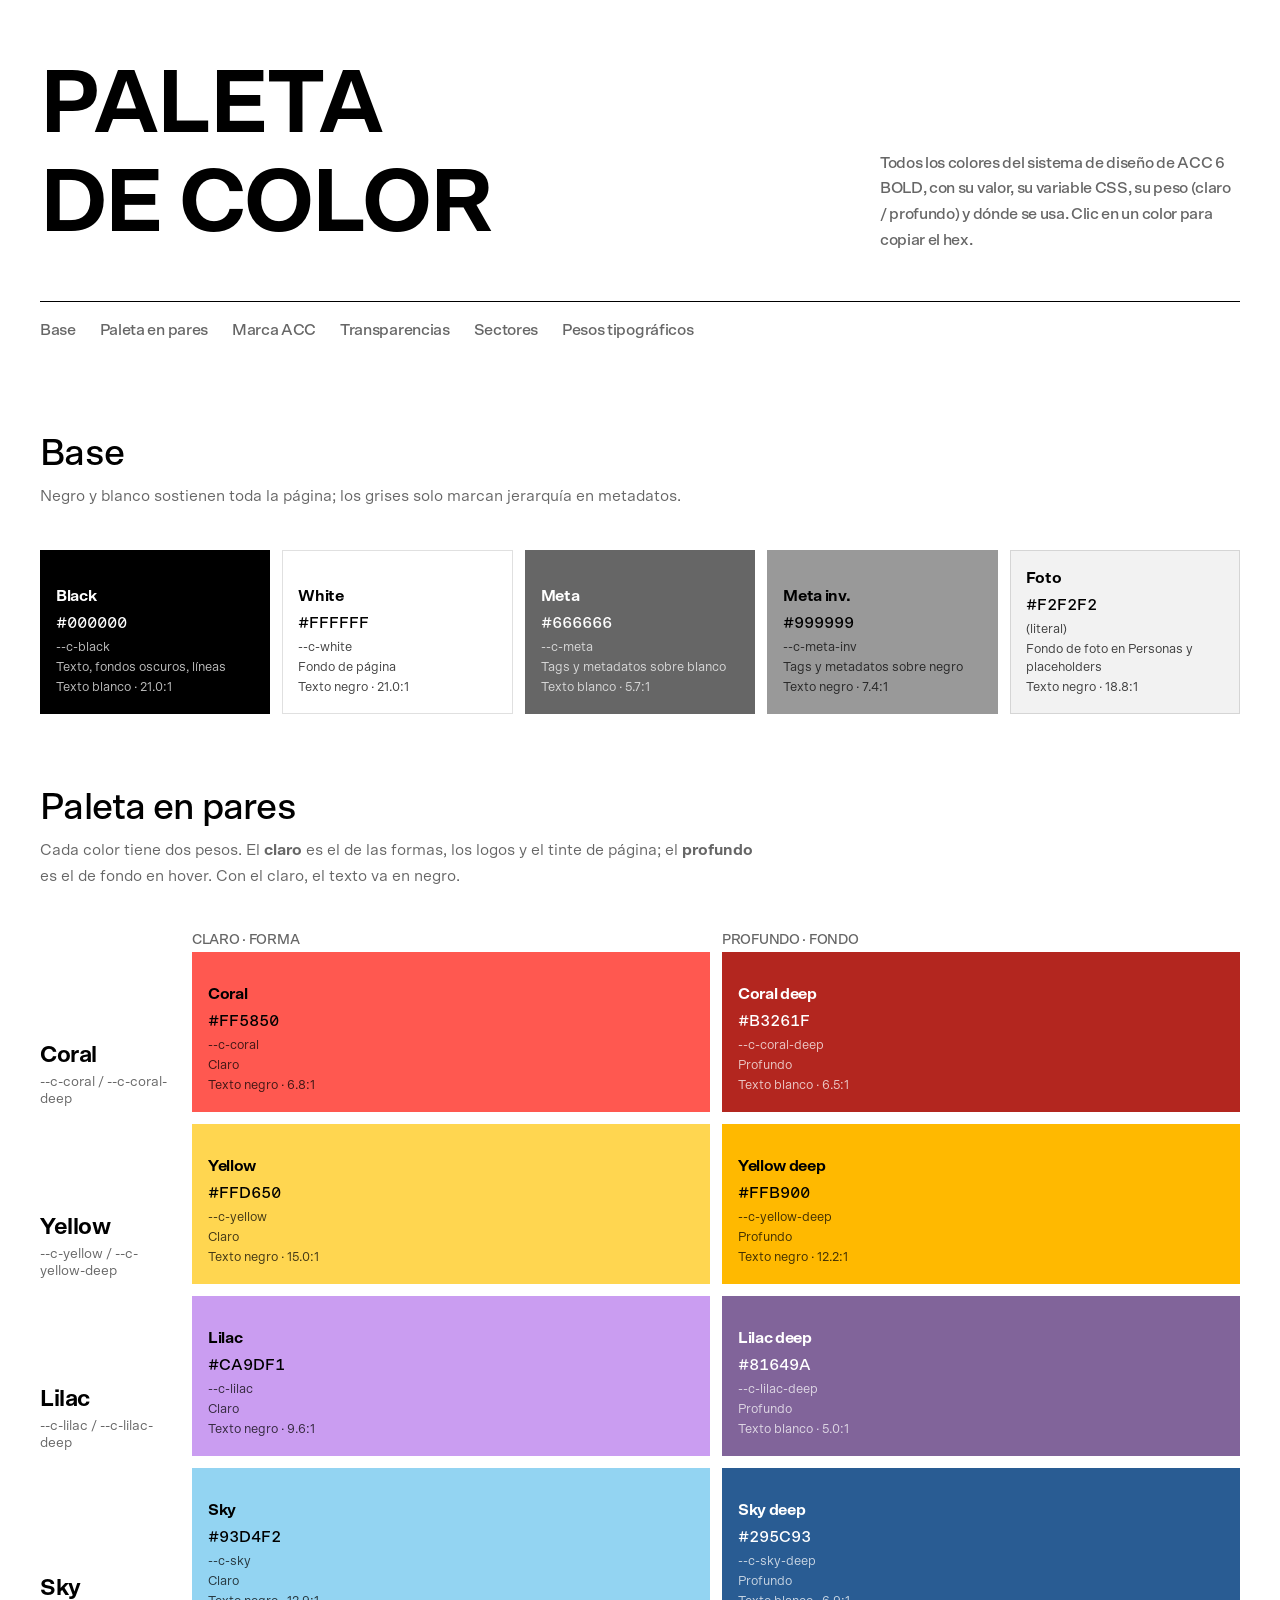
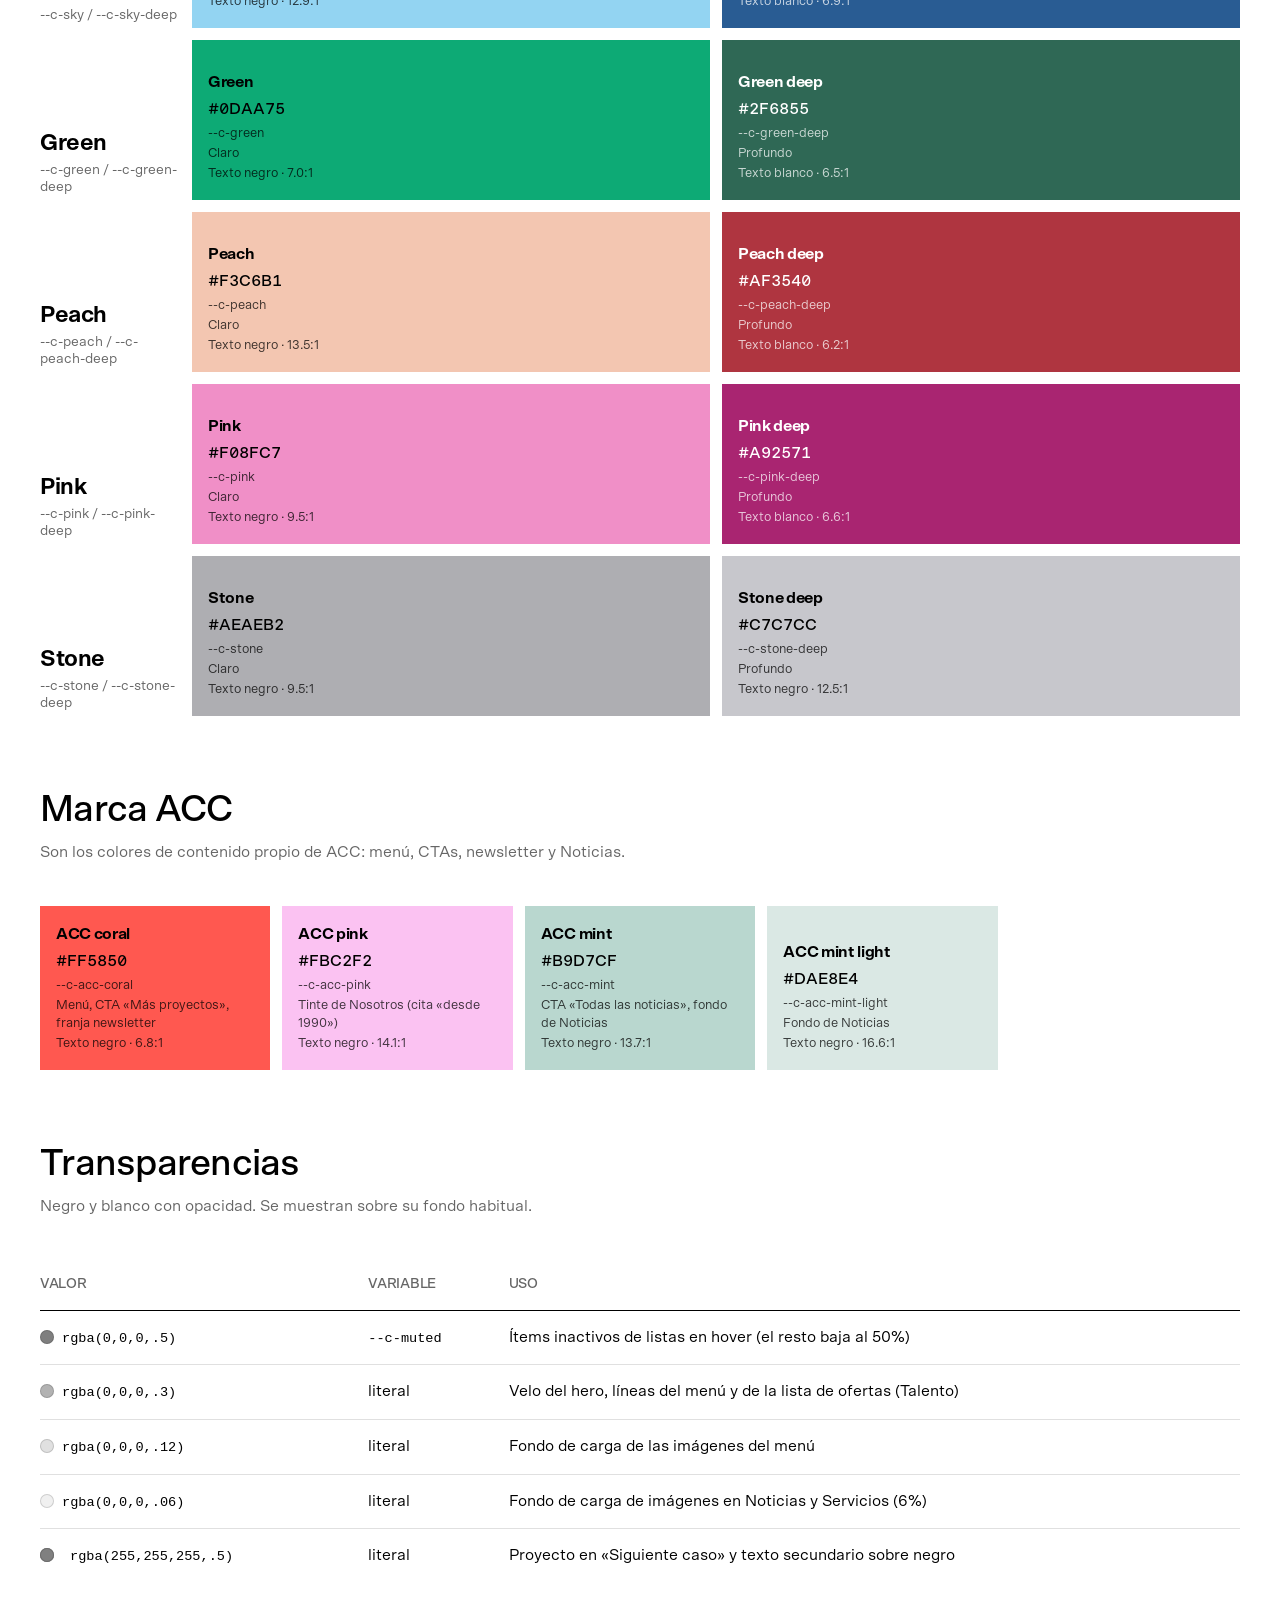
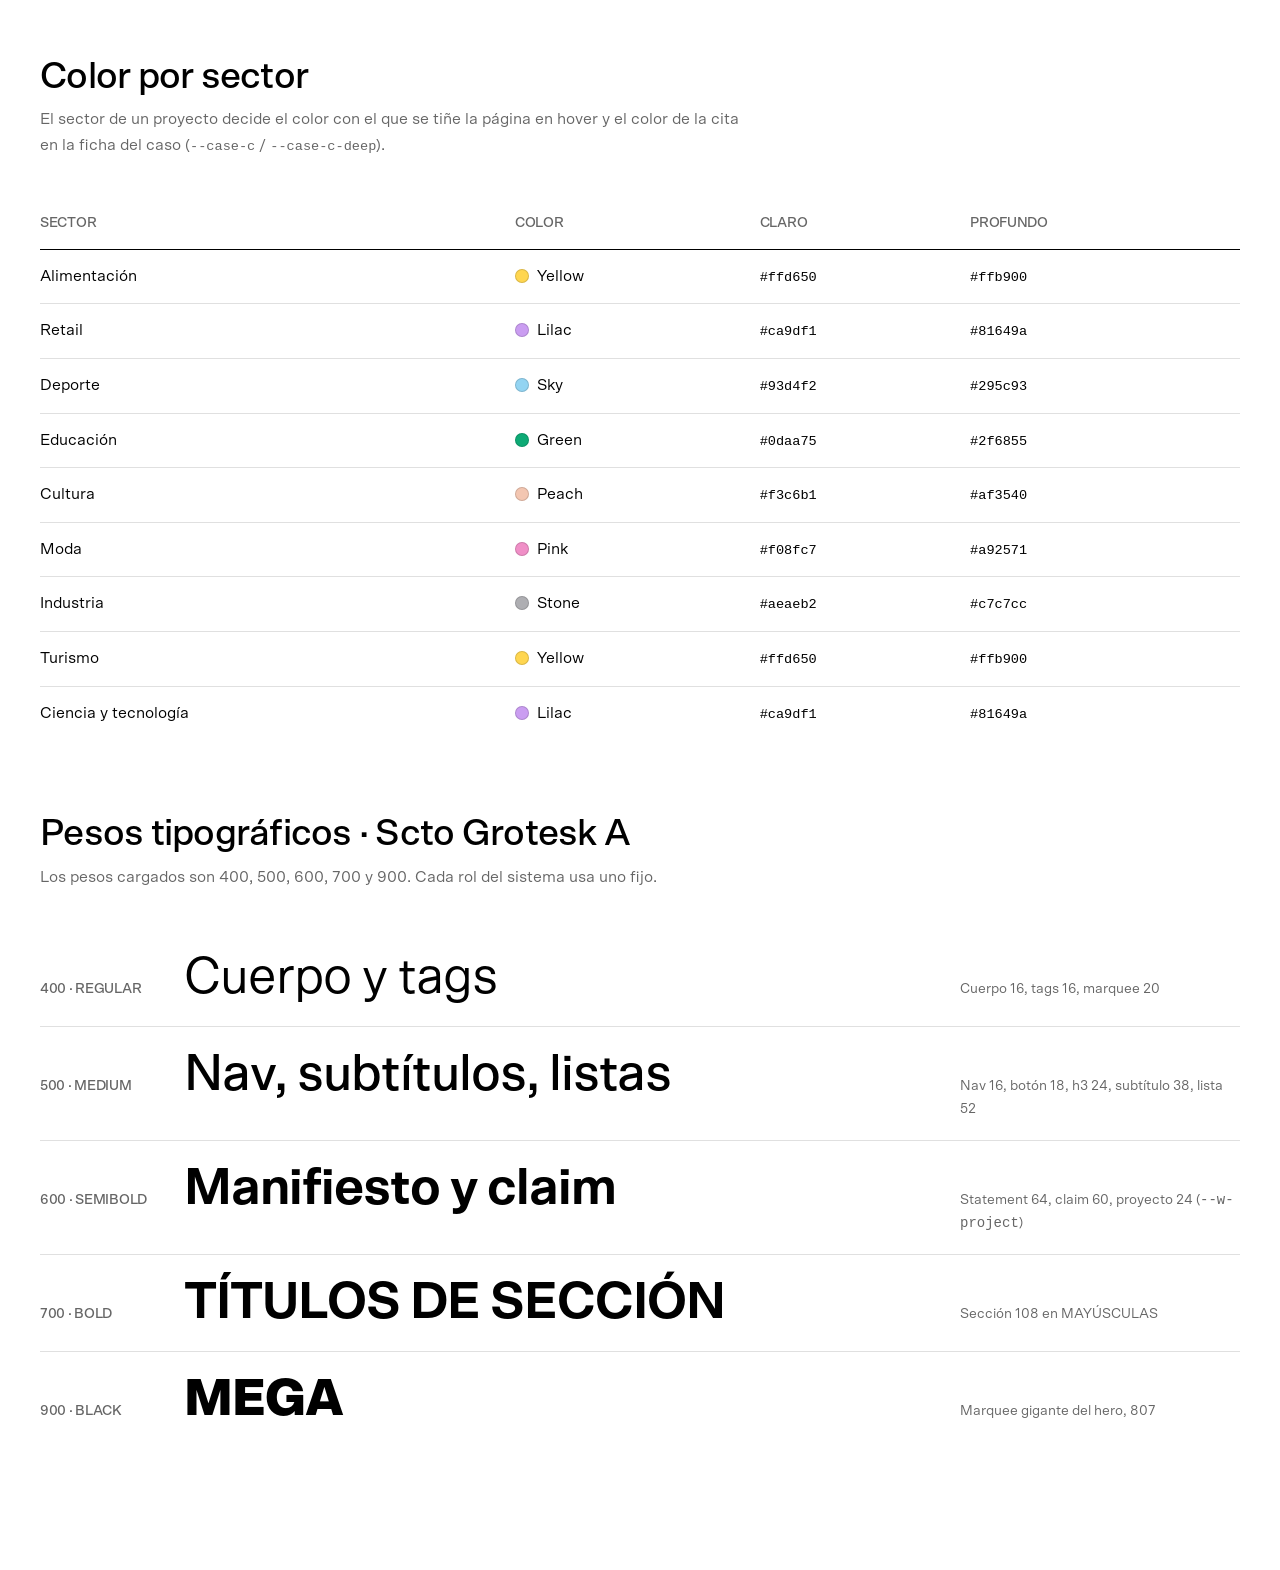
<file: paleta.html>
<!DOCTYPE html>
<html lang="es">
<head>
  <meta charset="utf-8" />
  <meta name="viewport" content="width=device-width, initial-scale=1" />
  <meta name="robots" content="noindex" />
  <title>Paleta · ACC 6 BOLD</title>
  <link rel="preconnect" href="https://fonts.googleapis.com" />
  <link rel="preconnect" href="https://fonts.gstatic.com" crossorigin />
  <link href="https://fonts.googleapis.com/css2?family=DM+Sans:opsz,wght@9..40,400;9..40,500;9..40,600;9..40,700;9..40,900&display=swap" rel="stylesheet" />
  <!-- Iconos: Material Symbols (fonts.google.com/icons), solo los que usa la página -->
  <link href="https://fonts.googleapis.com/css2?family=Material+Symbols+Outlined:opsz,wght,FILL,GRAD@20..48,100..700,0..1,-50..200&icon_names=check,content_copy&display=block" rel="stylesheet" />
  <link rel="stylesheet" href="css/tokens.css" />
  <style>
    *, *::before, *::after { box-sizing: border-box; }
    html { -webkit-text-size-adjust: 100%; }
    body { margin: 0; background: var(--c-white); color: var(--c-black); font-family: var(--font); font-size: var(--t-body); font-weight: 400; line-height: 1.6; padding: 0 var(--pad) 120px; }
    a { color: inherit; }

    .msi { font-family: "Material Symbols Outlined"; font-weight: normal; font-style: normal; font-size: 1.2em; line-height: 1; display: inline-block; white-space: nowrap; direction: ltr; -webkit-font-smoothing: antialiased; font-feature-settings: "liga"; font-variation-settings: "FILL" 0, "wght" 400, "GRAD" 0, "opsz" 48; vertical-align: -0.2em; user-select: none; }

    header { padding: 56px 0 48px; display: flex; justify-content: space-between; align-items: flex-end; gap: 24px; flex-wrap: wrap; border-bottom: 1px solid var(--c-black); }
    h1 { margin: 0; font-size: clamp(40px, 7vw, 108px); font-weight: 700; line-height: 1.1; text-transform: uppercase; letter-spacing: -0.02em; }
    header p { margin: 0; max-width: 360px; color: var(--c-meta); font-weight: 500; letter-spacing: -0.02em; }

    nav { position: sticky; top: 0; z-index: 5; display: flex; gap: 24px; flex-wrap: wrap; padding: 16px 0; background: var(--c-white); font-weight: 500; letter-spacing: -0.02em; }
    nav a { text-decoration: none; color: var(--c-meta); }
    nav a:hover { color: var(--c-black); text-decoration: underline; text-decoration-thickness: .06em; text-underline-offset: .1em; }

    section { padding-top: 72px; }
    h2 { margin: 0 0 8px; font-size: var(--t-subtitle); font-weight: 500; line-height: 1.2; letter-spacing: -0.02em; }
    .lead { margin: 0 0 40px; color: var(--c-meta); max-width: 720px; }
    .lead code, td code { font-family: ui-monospace, SFMono-Regular, Menlo, monospace; font-size: .85em; }

    /* ---- Chip de color ---- */
    .sw { position: relative; border: 0; padding: 0; margin: 0; font: inherit; color: inherit; text-align: left; cursor: pointer; display: flex; flex-direction: column; justify-content: flex-end; gap: 2px; min-height: 120px; padding: 16px; background: var(--bg); color: var(--fg); transition: transform var(--dur-fast) var(--ease-out); }
    .sw:hover { transform: translateY(-3px); }
    .sw:focus-visible { outline: 2px solid var(--c-black); outline-offset: 3px; }
    .sw__name { font-weight: 600; letter-spacing: -0.02em; }
    .sw__hex { font-weight: 500; font-variant-numeric: tabular-nums; text-transform: uppercase; }
    .sw__var, .sw__ctr { font-size: 13px; opacity: .75; line-height: 1.4; }
    .sw__ico { position: absolute; top: 12px; right: 12px; font-size: 18px; opacity: 0; transition: opacity var(--dur-fast); }
    .sw:hover .sw__ico, .sw.is-copied .sw__ico { opacity: .8; }
    .sw--line { box-shadow: inset 0 0 0 1px rgba(0,0,0,.12); }

    /* ---- Paleta en pares ---- */
    .pairs { display: grid; gap: 12px; }
    .pair { display: grid; grid-template-columns: 140px 1fr 1fr; gap: 12px; align-items: stretch; }
    .pair__label { display: flex; flex-direction: column; justify-content: flex-end; font-weight: 600; font-size: var(--t-h3); letter-spacing: -0.02em; line-height: 1.2; padding-bottom: 4px; }
    .pair__label small { font-size: 14px; font-weight: 400; color: var(--c-meta); letter-spacing: 0; margin-top: 4px; }
    .pair .sw { min-height: 160px; }
    .pairs__head { display: grid; grid-template-columns: 140px 1fr 1fr; gap: 12px; font-size: 14px; font-weight: 500; text-transform: uppercase; letter-spacing: -0.02em; color: var(--c-meta); }

    /* ---- Rejillas ---- */
    .grid { display: grid; gap: 12px; grid-template-columns: repeat(auto-fill, minmax(200px, 1fr)); }
    .sub { margin: 56px 0 16px; font-size: 14px; font-weight: 500; text-transform: uppercase; letter-spacing: -0.02em; color: var(--c-meta); }
    .sub:first-of-type { margin-top: 0; }

    /* ---- Tablas ---- */
    table { width: 100%; border-collapse: collapse; }
    th, td { text-align: left; padding: 14px 16px 14px 0; border-top: 1px solid rgba(0,0,0,.12); vertical-align: top; }
    th { font-size: 14px; font-weight: 500; text-transform: uppercase; letter-spacing: -0.02em; color: var(--c-meta); border-top: 0; border-bottom: 1px solid var(--c-black); }
    td:first-child { white-space: nowrap; }
    .dot { display: inline-block; width: 14px; height: 14px; border-radius: 50%; margin-right: 8px; vertical-align: -2px; box-shadow: inset 0 0 0 1px rgba(0,0,0,.15); }

    /* ---- Pesos ---- */
    .weights { display: grid; gap: 0; }
    .w-row { display: grid; grid-template-columns: 120px 1fr 280px; gap: 24px; align-items: baseline; padding: 20px 0; border-top: 1px solid rgba(0,0,0,.12); }
    .w-row:first-child { border-top: 0; }
    .w-row b { font-weight: 500; font-size: 14px; text-transform: uppercase; letter-spacing: -0.02em; color: var(--c-meta); }
    .w-row .sample { font-size: clamp(28px, 4vw, 52px); line-height: 1.1; letter-spacing: -0.02em; }
    .w-row span.use { font-size: 14px; color: var(--c-meta); }

    .toast { position: fixed; left: 50%; bottom: 32px; transform: translate(-50%, 20px); background: var(--c-black); color: var(--c-white); padding: 10px 20px; font-weight: 500; letter-spacing: -0.02em; opacity: 0; pointer-events: none; transition: opacity var(--dur-fast), transform var(--dur-fast) var(--ease-out); z-index: 10; }
    .toast.is-on { opacity: 1; transform: translate(-50%, 0); }

    @media (max-width: 809px) {
      body { padding: 0 var(--pad) 80px; }
      .pair, .pairs__head { grid-template-columns: 1fr 1fr; }
      .pair__label { grid-column: 1 / -1; padding: 8px 0 0; }
      .pairs__head > :first-child { display: none; }
      .w-row { grid-template-columns: 1fr; gap: 6px; }
      section { padding-top: 56px; }
    }
  </style>
</head>
<body>

<header>
  <h1>Paleta<br />de color</h1>
  <p>Todos los colores del sistema de diseño de ACC 6 BOLD, con su valor, su variable CSS, su peso (claro / profundo) y dónde se usa. Clic en un color para copiar el hex.</p>
</header>

<nav aria-label="Secciones">
  <a href="#base">Base</a>
  <a href="#pares">Paleta en pares</a>
  <a href="#acc">Marca ACC</a>
  <a href="#alfa">Transparencias</a>
  <a href="#sectores">Sectores</a>
  <a href="#tipografia">Pesos tipográficos</a>
</nav>

<section id="base">
  <h2>Base</h2>
  <p class="lead">Negro y blanco sostienen toda la página; los grises solo marcan jerarquía en metadatos.</p>
  <div class="grid" data-swatches='[
    {"n":"Black","v":"--c-black","h":"#000000","u":"Texto, fondos oscuros, líneas"},
    {"n":"White","v":"--c-white","h":"#ffffff","u":"Fondo de página"},
    {"n":"Meta","v":"--c-meta","h":"#666666","u":"Tags y metadatos sobre blanco"},
    {"n":"Meta inv.","v":"--c-meta-inv","h":"#999999","u":"Tags y metadatos sobre negro"},
    {"n":"Foto","v":"(literal)","h":"#f2f2f2","u":"Fondo de foto en Personas y placeholders"}
  ]'></div>
</section>

<section id="pares">
  <h2>Paleta en pares</h2>
  <p class="lead">Cada color tiene dos pesos. El <strong>claro</strong> es el de las formas, los logos y el tinte de página; el <strong>profundo</strong> es el de fondo en hover. Con el claro, el texto va en negro.</p>
  <div class="pairs__head"><span></span><span>Claro · forma</span><span>Profundo · fondo</span></div>
  <div class="pairs" id="pairs"></div>
</section>

<section id="acc">
  <h2>Marca ACC</h2>
  <p class="lead">Son los colores de contenido propio de ACC: menú, CTAs, newsletter y Noticias.</p>
  <div class="grid" data-swatches='[
    {"n":"ACC coral","v":"--c-acc-coral","h":"#ff5850","u":"Menú, CTA «Más proyectos», franja newsletter"},
    {"n":"ACC pink","v":"--c-acc-pink","h":"#fbc2f2","u":"Tinte de Nosotros (cita «desde 1990»)"},
    {"n":"ACC mint","v":"--c-acc-mint","h":"#b9d7cf","u":"CTA «Todas las noticias», fondo de Noticias"},
    {"n":"ACC mint light","v":"--c-acc-mint-light","h":"#dae8e4","u":"Fondo de Noticias"}
  ]'></div>
</section>

<section id="alfa">
  <h2>Transparencias</h2>
  <p class="lead">Negro y blanco con opacidad. Se muestran sobre su fondo habitual.</p>
  <table>
    <thead><tr><th>Valor</th><th>Variable</th><th>Uso</th></tr></thead>
    <tbody>
      <tr><td><span class="dot" style="background:rgba(0,0,0,.5)"></span><code>rgba(0,0,0,.5)</code></td><td><code>--c-muted</code></td><td>Ítems inactivos de listas en hover (el resto baja al 50%)</td></tr>
      <tr><td><span class="dot" style="background:rgba(0,0,0,.3)"></span><code>rgba(0,0,0,.3)</code></td><td>literal</td><td>Velo del hero, líneas del menú y de la lista de ofertas (Talento)</td></tr>
      <tr><td><span class="dot" style="background:rgba(0,0,0,.12)"></span><code>rgba(0,0,0,.12)</code></td><td>literal</td><td>Fondo de carga de las imágenes del menú</td></tr>
      <tr><td><span class="dot" style="background:rgba(0,0,0,.06)"></span><code>rgba(0,0,0,.06)</code></td><td>literal</td><td>Fondo de carga de imágenes en Noticias y Servicios (6%)</td></tr>
      <tr><td><span class="dot" style="background:#000"></span><span class="dot" style="background:rgba(255,255,255,.5);margin-left:-22px;margin-right:16px"></span><code>rgba(255,255,255,.5)</code></td><td>literal</td><td>Proyecto en «Siguiente caso» y texto secundario sobre negro</td></tr>
    </tbody>
  </table>
</section>

<section id="sectores">
  <h2>Color por sector</h2>
  <p class="lead">El sector de un proyecto decide el color con el que se tiñe la página en hover y el color de la cita en la ficha del caso (<code>--case-c</code> / <code>--case-c-deep</code>).</p>
  <table id="sectors">
    <thead><tr><th>Sector</th><th>Color</th><th>Claro</th><th>Profundo</th></tr></thead>
    <tbody></tbody>
  </table>
</section>

<section id="tipografia">
  <h2>Pesos tipográficos · Scto Grotesk A</h2>
  <p class="lead">Los pesos cargados son 400, 500, 600, 700 y 900. Cada rol del sistema usa uno fijo.</p>
  <div class="weights">
    <div class="w-row"><b>400 · Regular</b><div class="sample" style="font-weight:400">Cuerpo y tags</div><span class="use">Cuerpo 16, tags 16, marquee 20</span></div>
    <div class="w-row"><b>500 · Medium</b><div class="sample" style="font-weight:500">Nav, subtítulos, listas</div><span class="use">Nav 16, botón 18, h3 24, subtítulo 38, lista 52</span></div>
    <div class="w-row"><b>600 · Semibold</b><div class="sample" style="font-weight:600">Manifiesto y claim</div><span class="use">Statement 64, claim 60, proyecto 24 (<code>--w-project</code>)</span></div>
    <div class="w-row"><b>700 · Bold</b><div class="sample" style="font-weight:700;text-transform:uppercase">Títulos de sección</div><span class="use">Sección 108 en MAYÚSCULAS</span></div>
    <div class="w-row"><b>900 · Black</b><div class="sample" style="font-weight:900;text-transform:uppercase">Mega</div><span class="use">Marquee gigante del hero, 807</span></div>
  </div>
</section>

<div class="toast" id="toast" role="status" aria-live="polite"></div>

<script>
(function () {
  // ---- utilidades de color ----
  function lum(hex) {
    var n = parseInt(hex.slice(1), 16), c = [n >> 16 & 255, n >> 8 & 255, n & 255].map(function (v) {
      v /= 255; return v <= .03928 ? v / 12.92 : Math.pow((v + .055) / 1.055, 2.4);
    });
    return .2126 * c[0] + .7152 * c[1] + .0722 * c[2];
  }
  function ratio(a, b) { var x = lum(a), y = lum(b); return (Math.max(x, y) + .05) / (Math.min(x, y) + .05); }

  function swatch(o) {
    var b = document.createElement('button');
    b.type = 'button';
    var onBlack = ratio(o.h, '#000000'), onWhite = ratio(o.h, '#ffffff');
    var fg = onBlack >= onWhite ? '#000' : '#fff';
    var best = Math.max(onBlack, onWhite);
    b.className = 'sw' + (lum(o.h) > .85 ? ' sw--line' : '');
    b.style.setProperty('--bg', o.h); b.style.setProperty('--fg', fg);
    b.setAttribute('aria-label', 'Copiar ' + o.h.toUpperCase() + ' · ' + o.n);
    b.innerHTML = '<span class="msi sw__ico" aria-hidden="true">content_copy</span>' +
      '<span class="sw__name">' + o.n + '</span>' +
      '<span class="sw__hex">' + o.h + '</span>' +
      '<span class="sw__var">' + (o.v || '') + '</span>' +
      (o.u ? '<span class="sw__var">' + o.u + '</span>' : '') +
      '<span class="sw__ctr">Texto ' + (fg === '#000' ? 'negro' : 'blanco') + ' · ' + best.toFixed(1) + ':1</span>';
    b.addEventListener('click', function () { copy(o.h.toUpperCase(), b); });
    return b;
  }

  // ---- copiar ----
  var toast = document.getElementById('toast'), tt;
  function copy(text, el) {
    var done = function () {
      toast.textContent = 'Copiado ' + text; toast.classList.add('is-on');
      var ic = el.querySelector('.sw__ico'); ic.textContent = 'check'; el.classList.add('is-copied');
      clearTimeout(tt); tt = setTimeout(function () {
        toast.classList.remove('is-on'); el.classList.remove('is-copied'); ic.textContent = 'content_copy';
      }, 1400);
    };
    if (navigator.clipboard && navigator.clipboard.writeText) navigator.clipboard.writeText(text).then(done, done);
    else done();
  }

  // ---- datos ----
  var pairs = [
    ['Coral',  'coral',  '#ff5850', '#b3261f'],
    ['Yellow', 'yellow', '#ffd650', '#ffb900'],
    ['Lilac',  'lilac',  '#ca9df1', '#81649a'],
    ['Sky',    'sky',    '#93d4f2', '#295c93'],
    ['Green',  'green',  '#0daa75', '#2f6855'],
    ['Peach',  'peach',  '#f3c6b1', '#af3540'],
    ['Pink',   'pink',   '#f08fc7', '#a92571'],
    ['Stone',  'stone',  '#aeaeb2', '#c7c7cc']
  ];
  var pairsEl = document.getElementById('pairs');
  pairs.forEach(function (p) {
    var row = document.createElement('div'); row.className = 'pair';
    var l = document.createElement('div'); l.className = 'pair__label';
    l.innerHTML = p[0] + '<small>--c-' + p[1] + ' / --c-' + p[1] + '-deep</small>';
    row.appendChild(l);
    row.appendChild(swatch({ n: p[0], v: '--c-' + p[1], h: p[2], u: 'Claro' }));
    row.appendChild(swatch({ n: p[0] + ' deep', v: '--c-' + p[1] + '-deep', h: p[3], u: 'Profundo' }));
    pairsEl.appendChild(row);
  });

  document.querySelectorAll('[data-swatches]').forEach(function (g) {
    JSON.parse(g.getAttribute('data-swatches')).forEach(function (o) { g.appendChild(swatch(o)); });
    g.removeAttribute('data-swatches');
  });

  var map = {}; pairs.forEach(function (p) { map[p[1]] = p; });
  var sectors = [
    ['Alimentación', 'yellow'], ['Retail', 'lilac'], ['Deporte', 'sky'], ['Educación', 'green'],
    ['Cultura', 'peach'], ['Moda', 'pink'], ['Industria', 'stone'], ['Turismo', 'yellow'],
    ['Ciencia y tecnología', 'lilac']
  ];
  var tb = document.querySelector('#sectors tbody');
  sectors.forEach(function (s) {
    var p = map[s[1]], tr = document.createElement('tr');
    tr.innerHTML = '<td>' + s[0] + '</td>' +
      '<td><span class="dot" style="background:' + p[2] + '"></span>' + p[0] + '</td>' +
      '<td><code>' + p[2] + '</code></td><td><code>' + p[3] + '</code></td>';
    tb.appendChild(tr);
  });
})();
</script>
</body>
</html>
</file>
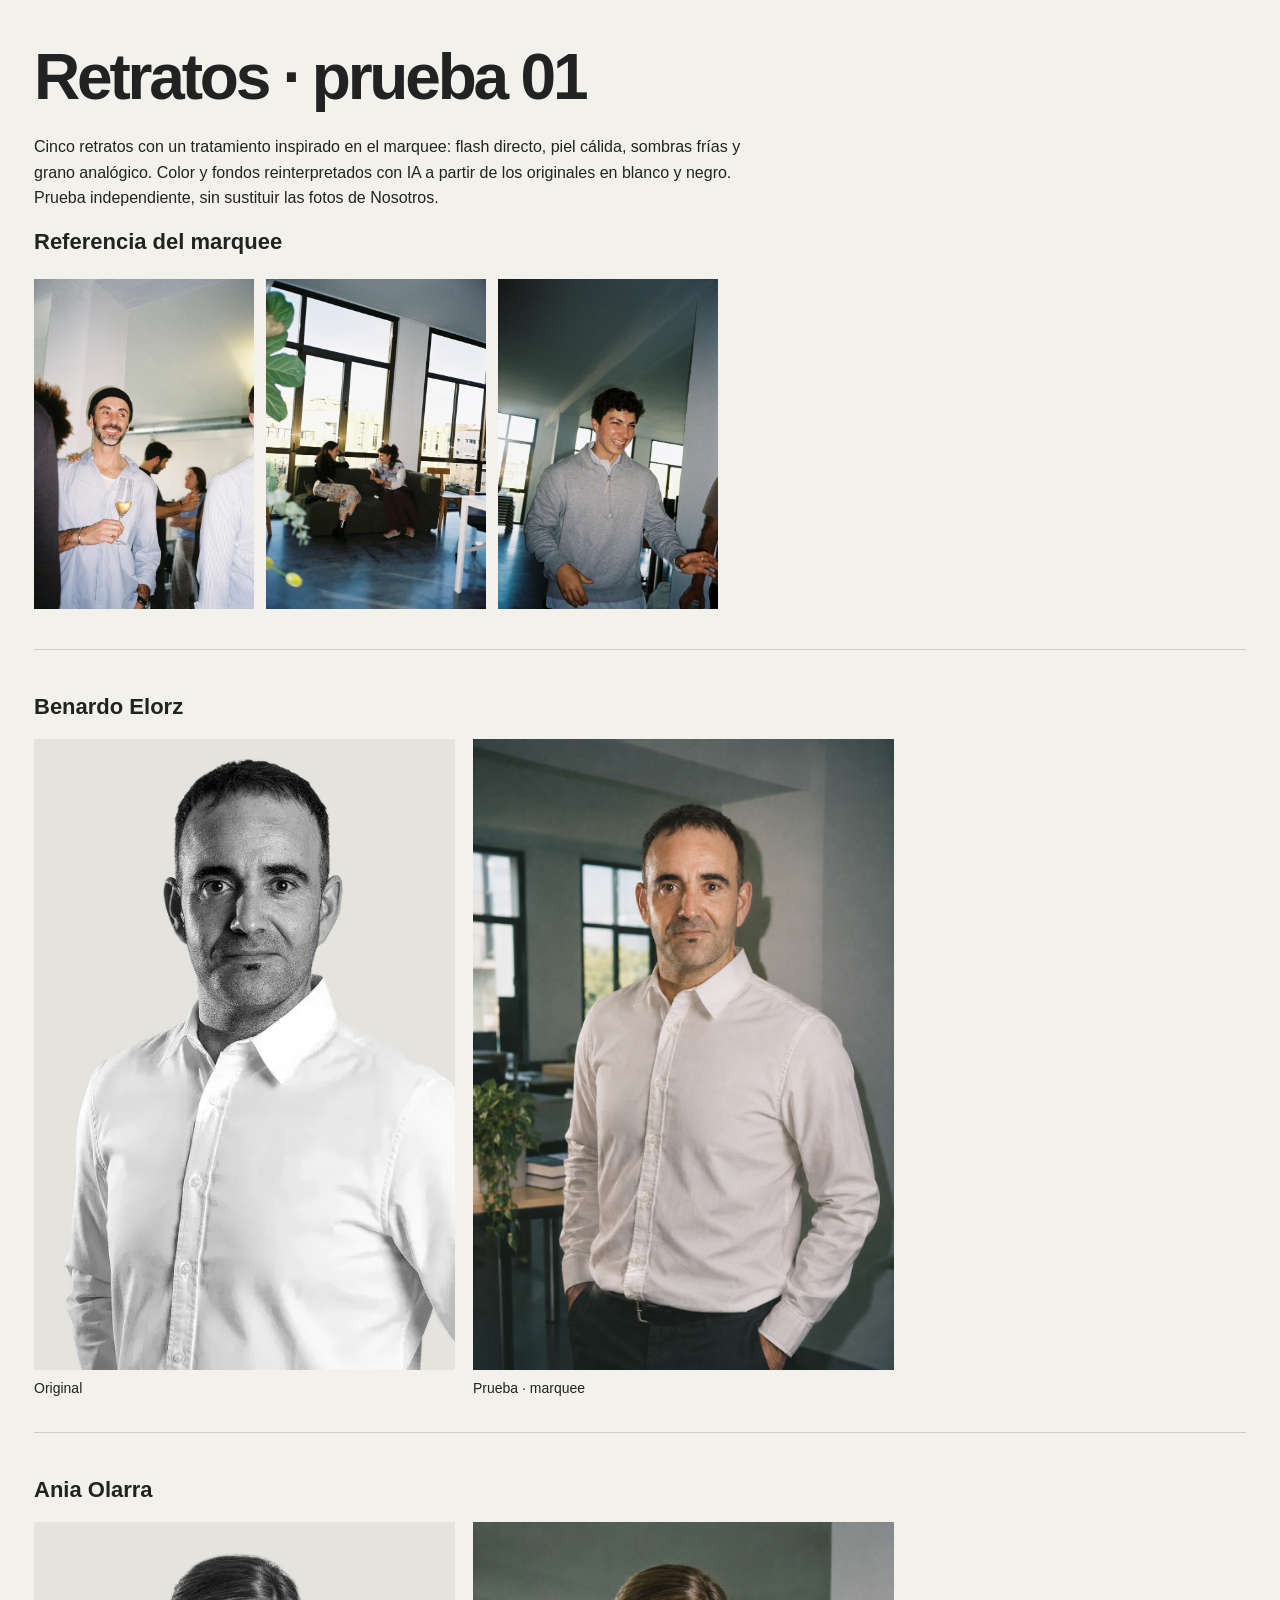
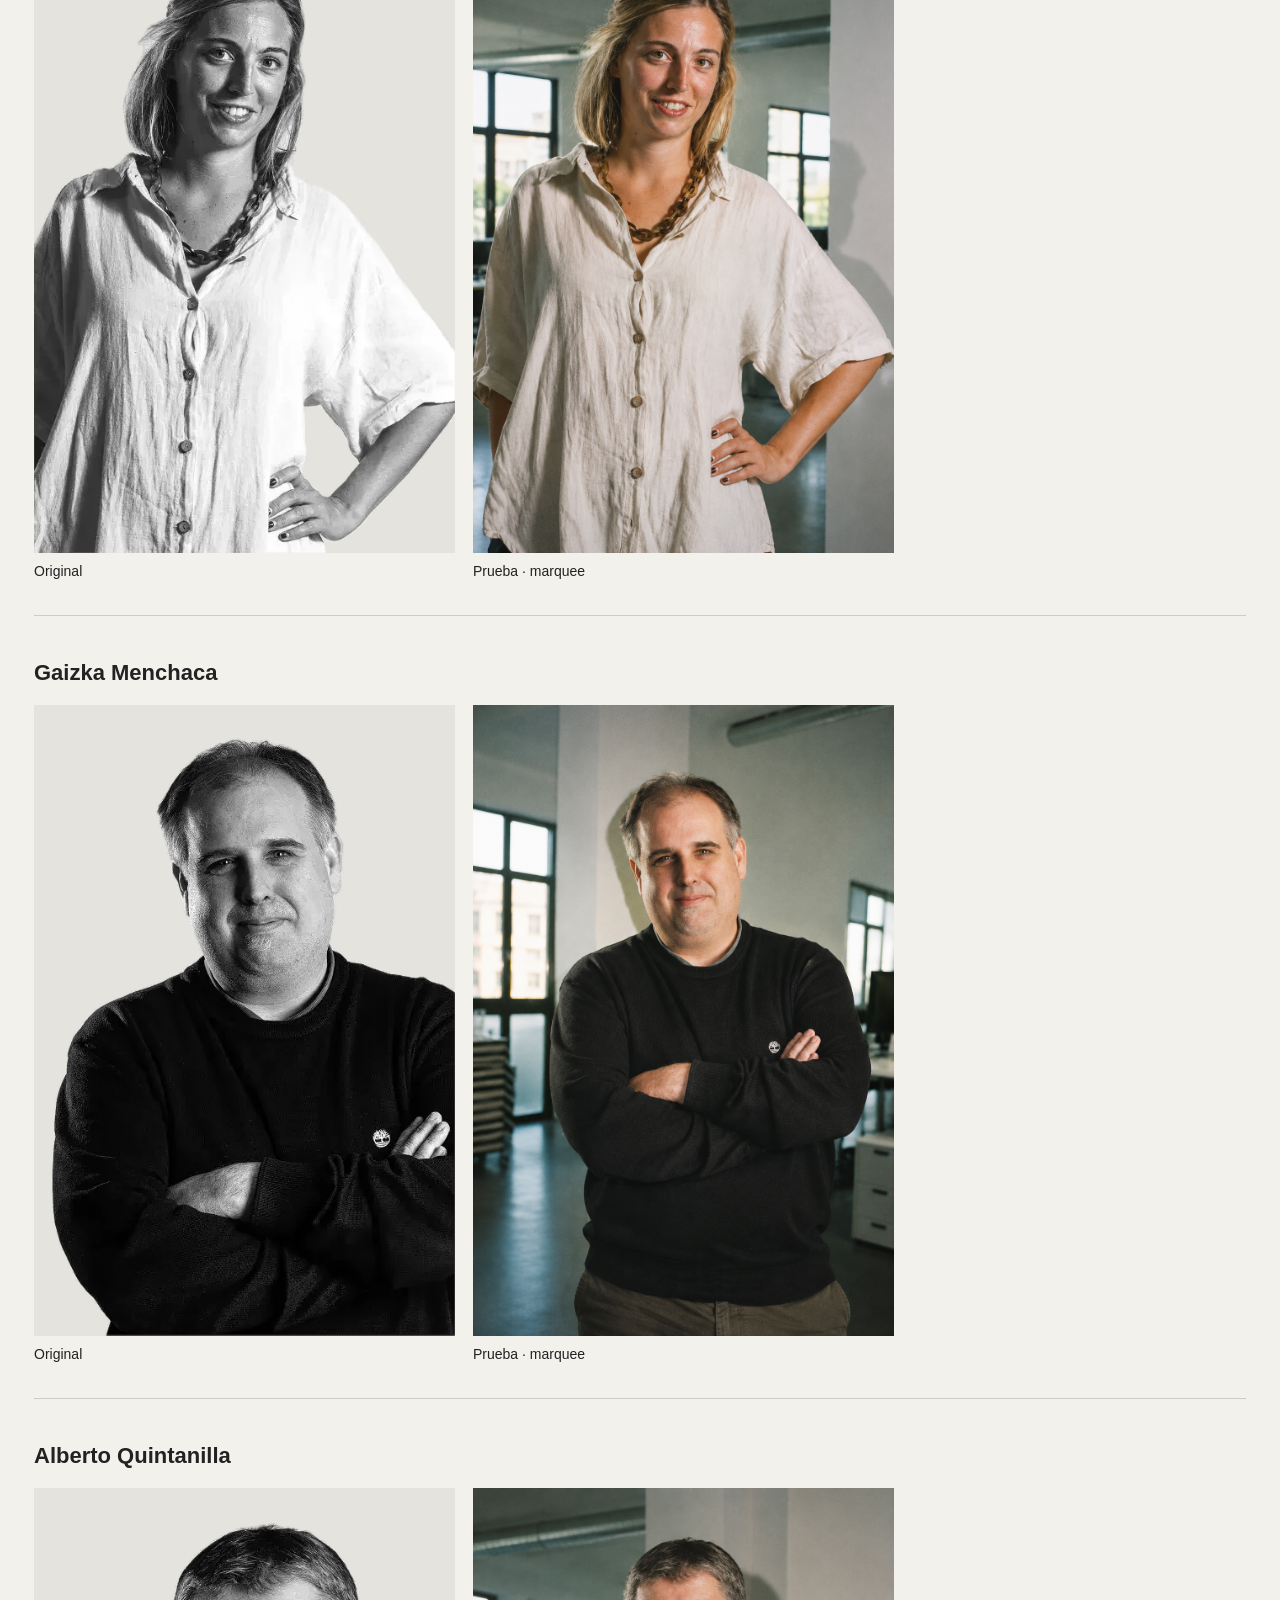
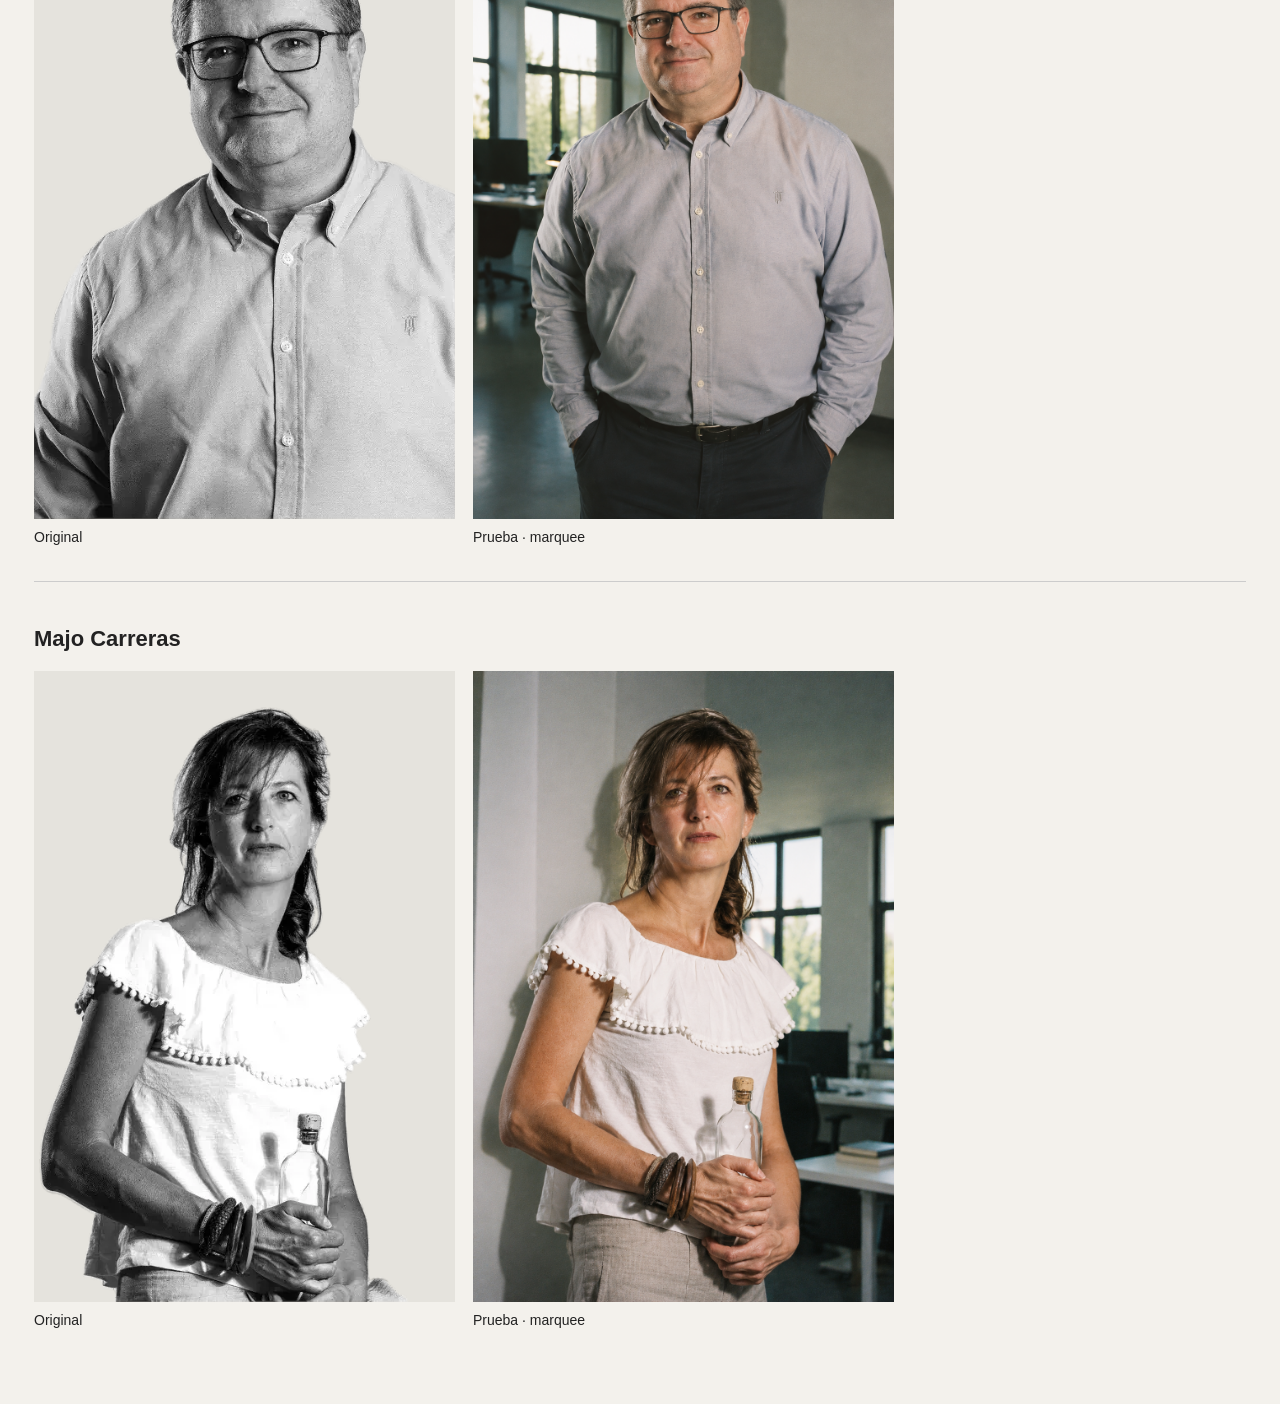
<file: assets/team/prueba-marquee-v1/comparativa.html>
<!doctype html><html lang="es"><meta charset="utf-8"><meta name="viewport" content="width=device-width, initial-scale=1"><title>ACC · Prueba de retratos</title><style>*{box-sizing:border-box}body{margin:0;background:#f3f1ec;color:#222;font-family:Arial,sans-serif}main{max-width:1260px;margin:auto;padding:40px 24px}h1{font-size:clamp(32px,5vw,66px);letter-spacing:-.05em;margin:0 0 20px}p{max-width:720px;line-height:1.6}section{padding:26px 0;border-top:1px solid #ccc}.pair{display:grid;grid-template-columns:1fr 1fr;gap:18px;max-width:860px}figure{margin:0}img{display:block;width:100%;aspect-ratio:2/3;object-fit:cover;background:#e5e3dd}figcaption{padding:10px 0;font-size:14px}.refs{display:flex;gap:12px;margin:24px 0 40px}.refs img{width:calc((100% - 24px)/3);max-width:220px}h2{font-size:22px}a{color:inherit}</style><main><h1>Retratos · prueba 01</h1><p>Cinco retratos con un tratamiento inspirado en el marquee: flash directo, piel cálida, sombras frías y grano analógico. Color y fondos reinterpretados con IA a partir de los originales en blanco y negro. Prueba independiente, sin sustituir las fotos de Nosotros.</p><h2>Referencia del marquee</h2><div class="refs"><img src="../../nosotros/about-03-domingo_3-still.webp" alt="Referencia del marquee 1"><img src="../../nosotros/about-05-domingo_5-still.webp" alt="Referencia del marquee 2"><img src="../../nosotros/about-06-domingo_6-still.webp" alt="Referencia del marquee 3"></div><section><h2>Benardo Elorz</h2><div class="pair"><figure><img src="../benardo-elorz-sin-fondo.webp" alt="Retrato original de Benardo Elorz"><figcaption>Original</figcaption></figure><figure><img src="benardo-elorz-marquee-v1.png" alt="Prueba de tratamiento de Benardo Elorz"><figcaption>Prueba · marquee</figcaption></figure></div></section><section><h2>Ania Olarra</h2><div class="pair"><figure><img src="../ania-olarra-sin-fondo.webp" alt="Retrato original de Ania Olarra"><figcaption>Original</figcaption></figure><figure><img src="ania-olarra-marquee-v1.png" alt="Prueba de tratamiento de Ania Olarra"><figcaption>Prueba · marquee</figcaption></figure></div></section><section><h2>Gaizka Menchaca</h2><div class="pair"><figure><img src="../gaizka-menchaca-sin-fondo.webp" alt="Retrato original de Gaizka Menchaca"><figcaption>Original</figcaption></figure><figure><img src="gaizka-menchaca-marquee-v1.png" alt="Prueba de tratamiento de Gaizka Menchaca"><figcaption>Prueba · marquee</figcaption></figure></div></section><section><h2>Alberto Quintanilla</h2><div class="pair"><figure><img src="../alberto-quintanilla-sin-fondo.webp" alt="Retrato original de Alberto Quintanilla"><figcaption>Original</figcaption></figure><figure><img src="alberto-quintanilla-marquee-v1.png" alt="Prueba de tratamiento de Alberto Quintanilla"><figcaption>Prueba · marquee</figcaption></figure></div></section><section><h2>Majo Carreras</h2><div class="pair"><figure><img src="../majo-carreras-sin-fondo.webp" alt="Retrato original de Majo Carreras"><figcaption>Original</figcaption></figure><figure><img src="majo-carreras-marquee-v1.png" alt="Prueba de tratamiento de Majo Carreras"><figcaption>Prueba · marquee</figcaption></figure></div></section></main></html>
</file>
<file: css/tokens.css>
/* =========================================================================
   ACC 6 BOLD — Design tokens
   Tokens del sistema de diseño ACC 6 BOLD.
   Ver DESIGN-SYSTEM.md para el razonamiento de cada decisión.
   ========================================================================= */

/* ---- Scto Grotesk A ---- */
@font-face { font-family: "Scto Grotesk A"; font-weight: 400; font-style: normal; font-display: swap; src: url("../assets/fonts/SctoGroteskA-Regular.otf") format("opentype"); }
@font-face { font-family: "Scto Grotesk A"; font-weight: 500; font-style: normal; font-display: swap; src: url("../assets/fonts/SctoGroteskA-Medium.otf") format("opentype"); }
@font-face { font-family: "Scto Grotesk A"; font-weight: 600; font-style: normal; font-display: swap; src: url("../assets/fonts/SctoGroteskA-Bold.otf") format("opentype"); } /* sin SemiBold: 600 → Bold */
@font-face { font-family: "Scto Grotesk A"; font-weight: 700; font-style: normal; font-display: swap; src: url("../assets/fonts/SctoGroteskA-Bold.otf") format("opentype"); }
@font-face { font-family: "Scto Grotesk A"; font-weight: 900; font-style: normal; font-display: swap; src: url("../assets/fonts/SctoGroteskA-Black.otf") format("opentype"); }

:root {
  /* ---- Color · base ---------------------------------------------------- */
  --c-black: #000000;
  --c-white: #ffffff;
  --c-meta: #666666;              /* tags / metadatos sobre blanco */
  --c-meta-inv: #999999;          /* tags / metadatos sobre negro */
  --c-muted: rgba(0, 0, 0, 0.5);  /* ítems inactivos de lista en hover */

  /* ---- Color · paleta en pares (claro = forma, profundo = fondo) ------- */
  --c-coral:  #ff5850;  --c-coral-deep:  #b3261f;
  --c-yellow: #ffd650;  --c-yellow-deep: #ffb900;
  --c-lilac:  #ca9df1;  --c-lilac-deep:  #81649a;
  --c-sky:    #93d4f2;  --c-sky-deep:    #295c93;
  --c-green:  #0daa75;  --c-green-deep:  #2f6855;
  --c-peach:  #f3c6b1;  --c-peach-deep:  #af3540;
  --c-pink:   #f08fc7;  --c-pink-deep:   #a92571;
  --c-stone:  #aeaeb2;  --c-stone-deep:  #c7c7cc;

  /* ---- Color · marca ACC (marca ACC) ------------------------- */
  --c-acc-pink: #fbc2f2;          /* fondo de Noticias */
  --c-acc-coral: #ff5850;         /* CTA «Más proyectos» y franja newsletter */
  --c-acc-mint: #b9d7cf;          /* CTA «Todas las noticias» */
  --c-acc-mint-light: #dae8e4;    /* fondo de Noticias */

  /* ---- Tipografía ------------------------------------------------------ */
  --font: "Scto Grotesk A", system-ui, -apple-system, "Segoe UI", sans-serif;

  /* Escala · desktop (≥1200px) */
  --t-mega: 807px;          /* 900 · lh 1        — marquee gigante del hero */
  --t-section: 104px;       /* 700 · lh 1.1      — títulos de sección (MAYÚSCULAS) */
  --t-statement: 62px;      /* 600 · lh 1.2      — manifiesto con formas inline */
  --t-claim: 58px;          /* 600 · lh 1.2      — tope del claim del hero (en desktop lo ajusta js/main.js a la frase más larga) */
  --t-list: 50px;           /* 500 · lh 1.2      — lista de sectores */
  --t-subtitle: 37px;       /* 500 · lh 1.2      — subtítulo de sección */
  --t-h3: 23px;             /* 500 · lh 1.2      — títulos de tarjeta / etiquetas */
  --t-button: 18px;         /* 500 · lh 1.6 · -0.02em */
  --t-nav: 16px;            /* 500 · lh 1.4 · -0.02em */
  --t-body: 16px;           /* 400 · lh 1.6 */
  --t-tag: 16px;            /* 400 · lh 1.6 */
  --t-marquee: 20px;        /* 400 · lh 1 (ampliado) */

  --w-list: 500;
  --w-project: 600;        /* marca + título de proyecto (tarjetas y listado de Proyectos) */

  /* ---- Espacio --------------------------------------------------------- */
  --pad: 40px;              /* margen lateral global */
  --nav-top: 55px;          /* línea superior de la nav */
  --sticky-title-top: 130px;
  --row-gap: 120px;         /* entre filas del grid de casos */
  --strip-h: 48px;          /* franja marquee newsletter */
  --logos-h: 52px;          /* franja de logos de clientes */

  /* ---- Movimiento ------------------------------------------------------ */
  --ease-out: cubic-bezier(0.22, 1, 0.36, 1);
  --ease-io: cubic-bezier(0.65, 0, 0.35, 1);
  --dur-fast: 0.25s;
  --dur: 0.45s;
}

/* Tablet (810–1199px) */
@media (max-width: 1199px) {
  :root {
    --t-claim: 50px;
    --t-section: 70px;
    --t-list: 40px;
    --t-h3: 19px;
  }
}

/* Móvil (<810px) */
@media (max-width: 809px) {
  :root {
    --t-mega: 707px;
    --t-section: 38px;
    --t-statement: 35px;
    --t-claim: 46px;
    --t-list: 23px;
    --t-subtitle: 19px;
    --t-h3: 16px;
    --t-tag: 14px;
    --t-marquee: 17px;
    --strip-h: 42px;
    --w-list: 600;
    --pad: 16px;
    --nav-top: 20px;
    --sticky-title-top: 96px;
    --row-gap: 56px;
  }
}
</file>
